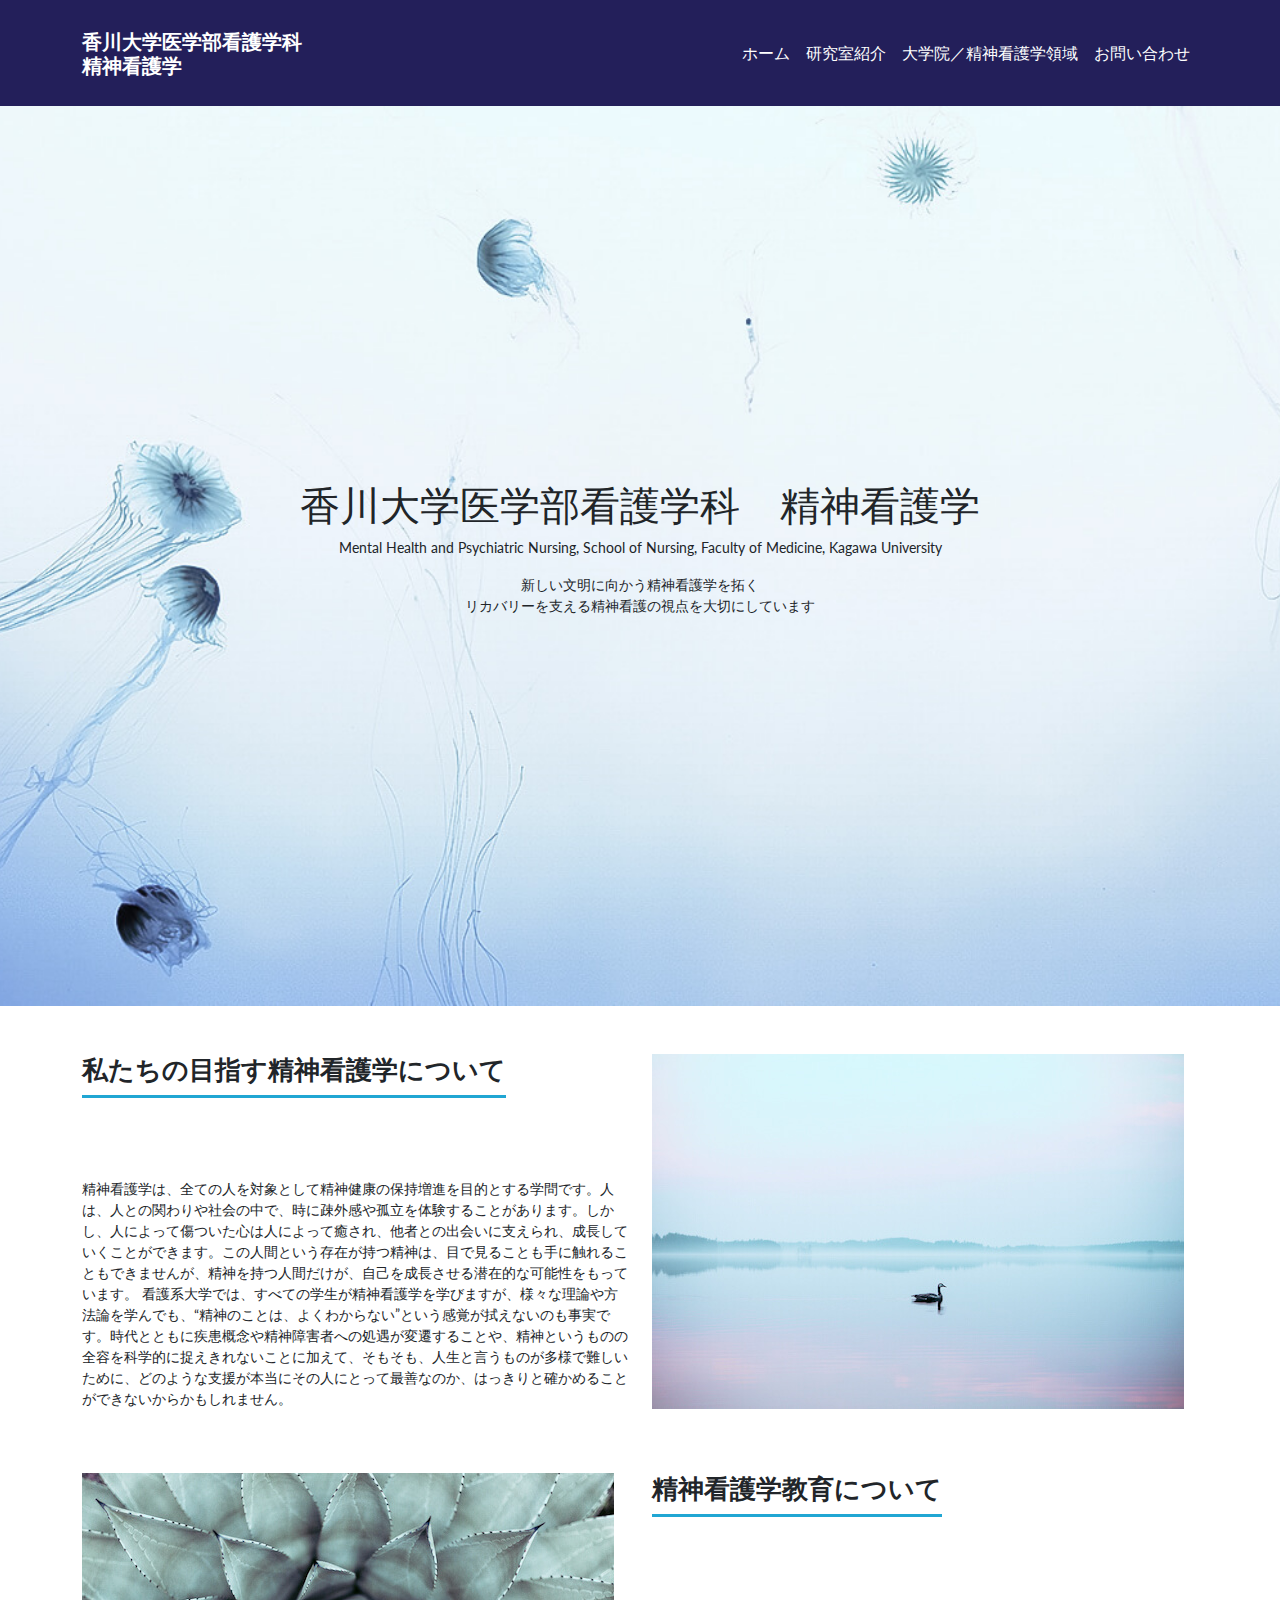
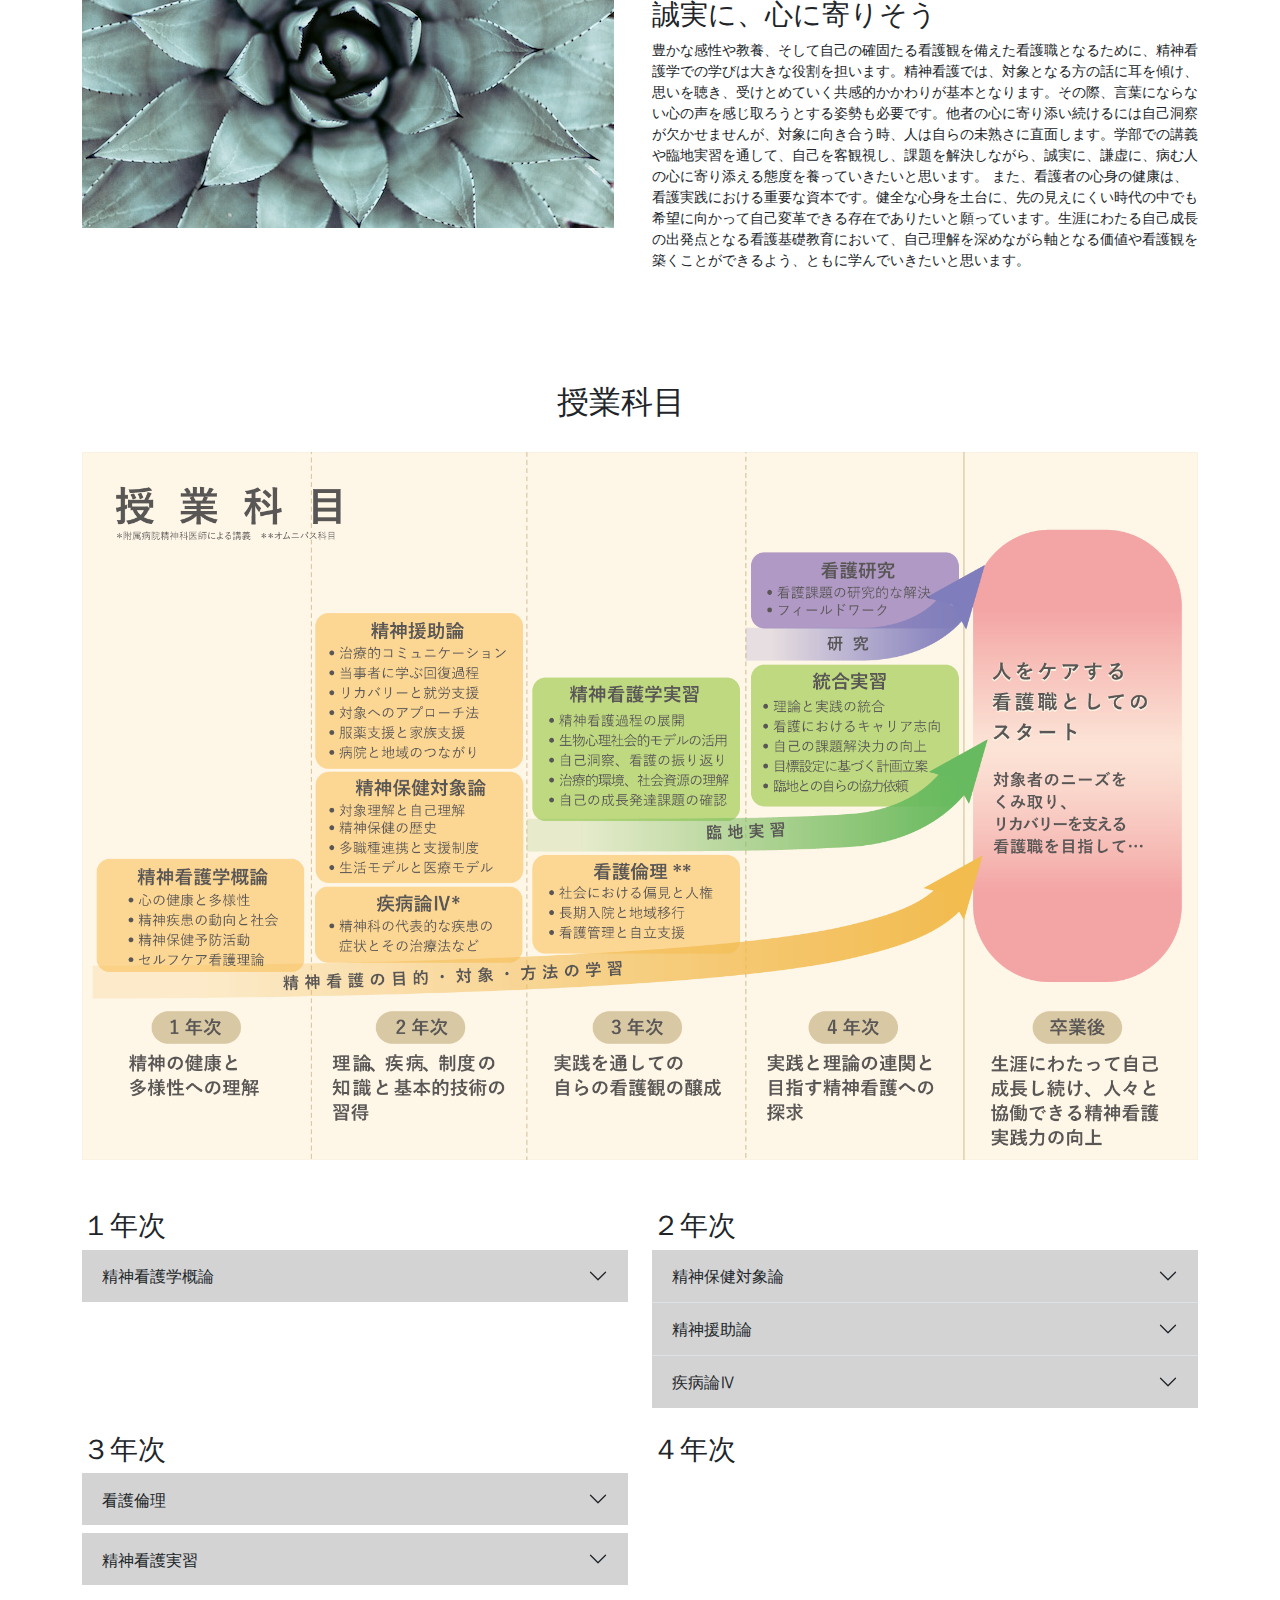
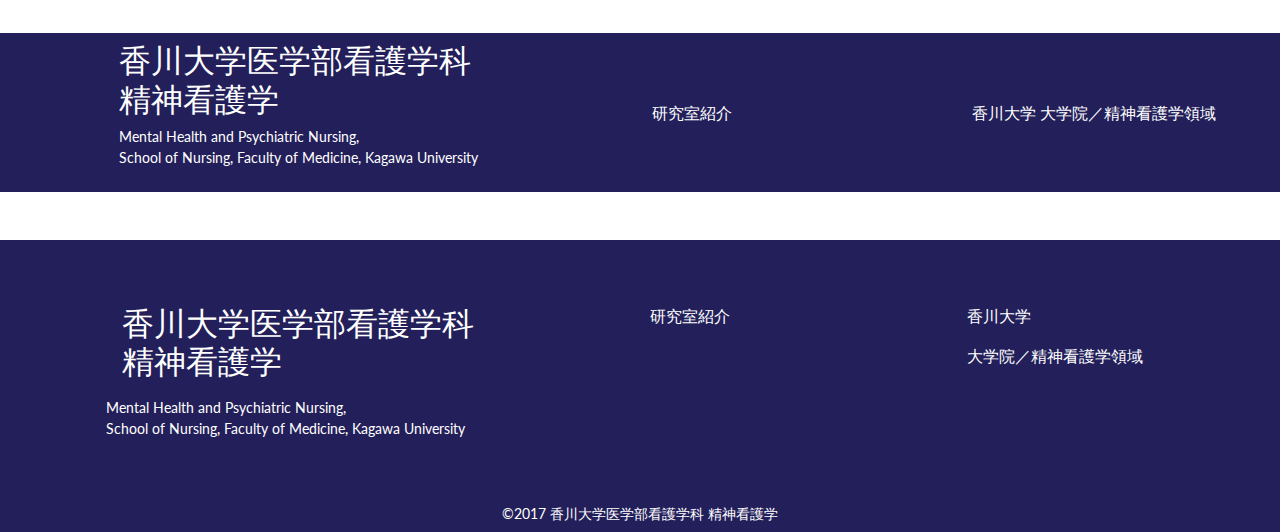
<file: index.html>
<!doctype html>
<html lang="ja">
  <head>
    <meta charset="utf-8">
    <meta name="viewport" content="width=device-width, initial-scale=1">
    <title>香川大学医学部看護学科 精神看護学</title>
    <link href="css/bootstrap.min.css" rel="stylesheet">
    <link rel="stylesheet" href="css/style.css">
  </head>
  <body>
    <header>
      <nav class="navbar navbar-expand-lg navbar-light py-3">
        <div class="container">
          <a class="navbar-brand" href="#"><h2 class="brand-title text-white pt-2">香川大学医学部看護学科<br>精神看護学</h2></a>
          <button class="navbar-toggler" type="button" data-bs-toggle="collapse" data-bs-target="#navbarNavDropdown" aria-controls="navbarNavDropdown" aria-expanded="false" aria-label="Toggle navigation">
            <span class="navbar-toggler-icon"></span>
          </button>
          <div class="collapse navbar-collapse" id="navbarNavDropdown">
            <ul class="navbar-nav ms-auto">
              <li class="nav-item">
                <a class="nav-link active" aria-current="page" href="#">ホーム</a>
              </li>
              <li class="nav-item">
                <a class="nav-link" href="#">研究室紹介</a>
              </li>
              <li class="nav-item">
                <a class="nav-link" href="#">大学院／精神看護学領域</a>
              </li>
              <li class="nav-item">
                <a class="nav-link" href="#">お問い合わせ</a>
              </li>
            </ul>
          </div>
        </div>
      </nav>
    <main>
      <!-- main section -->
      <div class="main vh-100 d-flex align-items-center" id="home">
        <div class="container">
          <div class="row">
            <div class="col-lg-8 mx-auto text-center">
              <h1>香川大学医学部看護学科　精神看護学</h1>
              <p>Mental Health and Psychiatric Nursing, School of Nursing, Faculty of Medicine, Kagawa University</p>
              <p>新しい文明に向かう精神看護学を拓く<br>
                リカバリーを支える精神看護の視点を大切にしています
              </p>
            </div>
          </div>
        </div>
      </div>
      <section id="about">
        <div class="container pt-5">
          <div class="row">
            <div class="col-md-6">
                <h2 class="ttl_blueline">私たちの目指す精神看護学について</h2>
                <p>精神看護学は、全ての人を対象として精神健康の保持増進を目的とする学問です。人は、人との関わりや社会の中で、時に疎外感や孤立を体験することがあります。しかし、人によって傷ついた心は人によって癒され、他者との出会いに支えられ、成長していくことができます。この人間という存在が持つ精神は、目で見ることも手に触れることもできませんが、精神を持つ人間だけが、自己を成長させる潜在的な可能性をもっています。

                  看護系大学では、すべての学生が精神看護学を学びますが、様々な理論や方法論を学んでも、“精神のことは、よくわからない”という感覚が拭えないのも事実です。時代とともに疾患概念や精神障害者への処遇が変遷することや、精神というものの全容を科学的に捉えきれないことに加えて、そもそも、人生と言うものが多様で難しいために、どのような支援が本当にその人にとって最善なのか、はっきりと確かめることができないからかもしれません。</p>
            </div>
            <div class="col-md-6">
              <img src="./img/main/top2.jpg" class="img-fluid" alt="">
            </div>
          </div>
        </div>
        <div class="container pt-5 pb-5">
          <div class="row">
            <div class="col-md-6">
              <img src="./img/main/top3.jpg" class="img-fluid" alt="">
            </div>
            <div class="col-md-6">
                <h2 class="ttl_blueline">精神看護学教育について</h2>
                <h3>誠実に、心に寄りそう</h3>
                <p>豊かな感性や教養、そして自己の確固たる看護観を備えた看護職となるために、精神看護学での学びは大きな役割を担います。精神看護では、対象となる方の話に耳を傾け、思いを聴き、受けとめていく共感的かかわりが基本となります。その際、言葉にならない心の声を感じ取ろうとする姿勢も必要です。他者の心に寄り添い続けるには自己洞察が欠かせませんが、対象に向き合う時、人は自らの未熟さに直面します。学部での講義や臨地実習を通して、自己を客観視し、課題を解決しながら、誠実に、謙虚に、病む人の心に寄り添える態度を養っていきたいと思います。

                  また、看護者の心身の健康は、看護実践における重要な資本です。健全な心身を土台に、先の見えにくい時代の中でも希望に向かって自己変革できる存在でありたいと願っています。生涯にわたる自己成長の出発点となる看護基礎教育において、自己理解を深めながら軸となる価値や看護観を築くことができるよう、ともに学んでいきたいと思います。</p>
            </div>
          </div>
        </div>
      </section>
      <section id="curriculum">
        <div class="container pt-5">
          <div class="row justify-content-center">
            <div class="col-2 sec-title">
              <h2>授業科目</h2>
            </div>
            <div class="col-12 px-auto pt-4">
              <img src="./img/img-subject-02.png" class="img-fluid" alt="">
            </div>
          </div>
        </div>
        <div class="container pt-5">
          <div class="row">
            <div class="col-md-6">
              <h3>１年次</h3>
              <div class="accordion accordion-flush" id="accordionFlushExample">
                <div class="accordion-item">
                  <h4 class="accordion-header">
                    <button class="accordion-button collapsed" type="button" data-bs-toggle="collapse" data-bs-target="#flush-collapseOne" aria-expanded="false" aria-controls="flush-collapseOne">
                      精神看護学概論
                    </button>
                  </h4>
                  <div id="flush-collapseOne" class="accordion-collapse collapse" data-bs-parent="#accordionFlushExample">
                    <div class="accordion-body">Placeholder content for this accordion, which is intended to demonstrate the <code>.accordion-flush</code> class. This is the first item's accordion body.</div>
                  </div>
                </div>
              </div>
            </div>

            <div class="col-md-6">
              <h3>２年次</h3>
              <div class="accordion accordion-flush" id="accordionFlushExample">
                <div class="accordion-item">
                  <h2 class="accordion-header">
                    <button class="accordion-button collapsed" type="button" data-bs-toggle="collapse" data-bs-target="#flush-collapseOne" aria-expanded="false" aria-controls="flush-collapseOne">
                      精神保健対象論
                    </button>
                  </h2>
                  <div id="flush-collapseOne" class="accordion-collapse collapse" data-bs-parent="#accordionFlushExample">
                    <div class="accordion-body">Placeholder content for this accordion, which is intended to demonstrate the <code>.accordion-flush</code> class. This is the first item's accordion body.</div>
                  </div>
                </div>
                <div class="accordion-item">
                  <h2 class="accordion-header">
                    <button class="accordion-button collapsed" type="button" data-bs-toggle="collapse" data-bs-target="#flush-collapseTwo" aria-expanded="false" aria-controls="flush-collapseTwo">
                      精神援助論
                    </button>
                  </h2>
                  <div id="flush-collapseTwo" class="accordion-collapse collapse" data-bs-parent="#accordionFlushExample">
                    <div class="accordion-body">Placeholder content for this accordion, which is intended to demonstrate the <code>.accordion-flush</code> class. This is the second item's accordion body. Let's imagine this being filled with some actual content.</div>
                  </div>
                </div>
                <div class="accordion-item">
                  <h2 class="accordion-header">
                    <button class="accordion-button collapsed" type="button" data-bs-toggle="collapse" data-bs-target="#flush-collapseThree" aria-expanded="false" aria-controls="flush-collapseThree">
                      疾病論Ⅳ
                    </button>
                  </h2>
                  <div id="flush-collapseThree" class="accordion-collapse collapse" data-bs-parent="#accordionFlushExample">
                    <div class="accordion-body">Placeholder content for this accordion, which is intended to demonstrate the <code>.accordion-flush</code> class. This is the third item's accordion body. Nothing more exciting happening here in terms of content, but just filling up the space to make it look, at least at first glance, a bit more representative of how this would look in a real-world application.</div>
                  </div>
                </div>
              </div>
            </div>
            <div class="col-md-6 mt-4">
              <h3>３年次</h3>
              <div class="accordion accordion-flush" id="accordionFlushExample">
                <div class="accordion-item">
                  <h4 class="accordion-header">
                    <button class="accordion-button collapsed" type="button" data-bs-toggle="collapse" data-bs-target="#flush-collapseOne" aria-expanded="false" aria-controls="flush-collapseOne">
                      看護倫理
                    </button>
                  </h4>
                  <div id="flush-collapseOne" class="accordion-collapse collapse" data-bs-parent="#accordionFlushExample">
                    <div class="accordion-body">Placeholder content for this accordion, which is intended to demonstrate the <code>.accordion-flush</code> class. This is the first item's accordion body.</div>
                  </div>
                </div>
              </div>
              <div class="accordion accordion-flush mt-2" id="accordionFlushExample">
                <div class="accordion-item">
                  <h4 class="accordion-header">
                    <button class="accordion-button collapsed" type="button" data-bs-toggle="collapse" data-bs-target="#flush-collapseOne" aria-expanded="false" aria-controls="flush-collapseOne">
                      精神看護実習
                    </button>
                  </h4>
                  <div id="flush-collapseOne" class="accordion-collapse collapse" data-bs-parent="#accordionFlushExample">
                    <div class="accordion-body">Placeholder content for this accordion, which is intended to demonstrate the <code>.accordion-flush</code> class. This is the first item's accordion body.</div>
                  </div>
                </div>
              </div>
            </div>
            <div class="col-md-6 mt-4">
              <h3>４年次</h3>
              
            </div>
          </div>
        </div>
        
      </section>

    
    </main>

    <footer class="container-fluid mt-5 bg-primary">
      <div class="row navbar">
        <div class="col-5 ms-auto">
            <a class="text-white" href="#">
              <h2>香川大学医学部看護学科<br>精神看護学</h2></a>
              <p class="text-white">Mental Health and Psychiatric Nursing,<br>
                School of Nursing, Faculty of Medicine, Kagawa University</p>
        </div>
        <div class="col-3">
          <a class="text-white" href="#">研究室紹介</a>
        </div>
        <div class="col-3">
          <a class="text-white" href="#">香川大学</a>
          <a class="text-white" href="#">大学院／精神看護学領域</a>
        </div>
      </div>
    </footer>

    <footer class="container-fluid mt-5">
      <div class="navbar row ">
        <div class="nav justify-content-center py-5">
          <div class="nav-item col-md-5 ms-auto">
              <a class="nav-link link-secondary" href="#">
                <h2>香川大学医学部看護学科<br>精神看護学</h2></a>
                <p class="text-white">Mental Health and Psychiatric Nursing,<br>
                  School of Nursing, Faculty of Medicine, Kagawa University</p>
          </div>
          <div class="nav-item col-md-3">
              <a class="nav-link link-secondary" href="#">研究室紹介</a>
          </div>
          <div class="nav-item col-md-3">
              <a class="nav-link link-secondary" href="#">香川大学</a>
              <a class="nav-link link-secondary" href="#">大学院／精神看護学領域</a>
          </div>
        </div>
        <small class="text-white text-center">&copy;2017 香川大学医学部看護学科 精神看護学</small>
      </div>
    </footer>
    
    <script src="js/bootstrap.min.js"></script>
</html>
</file>
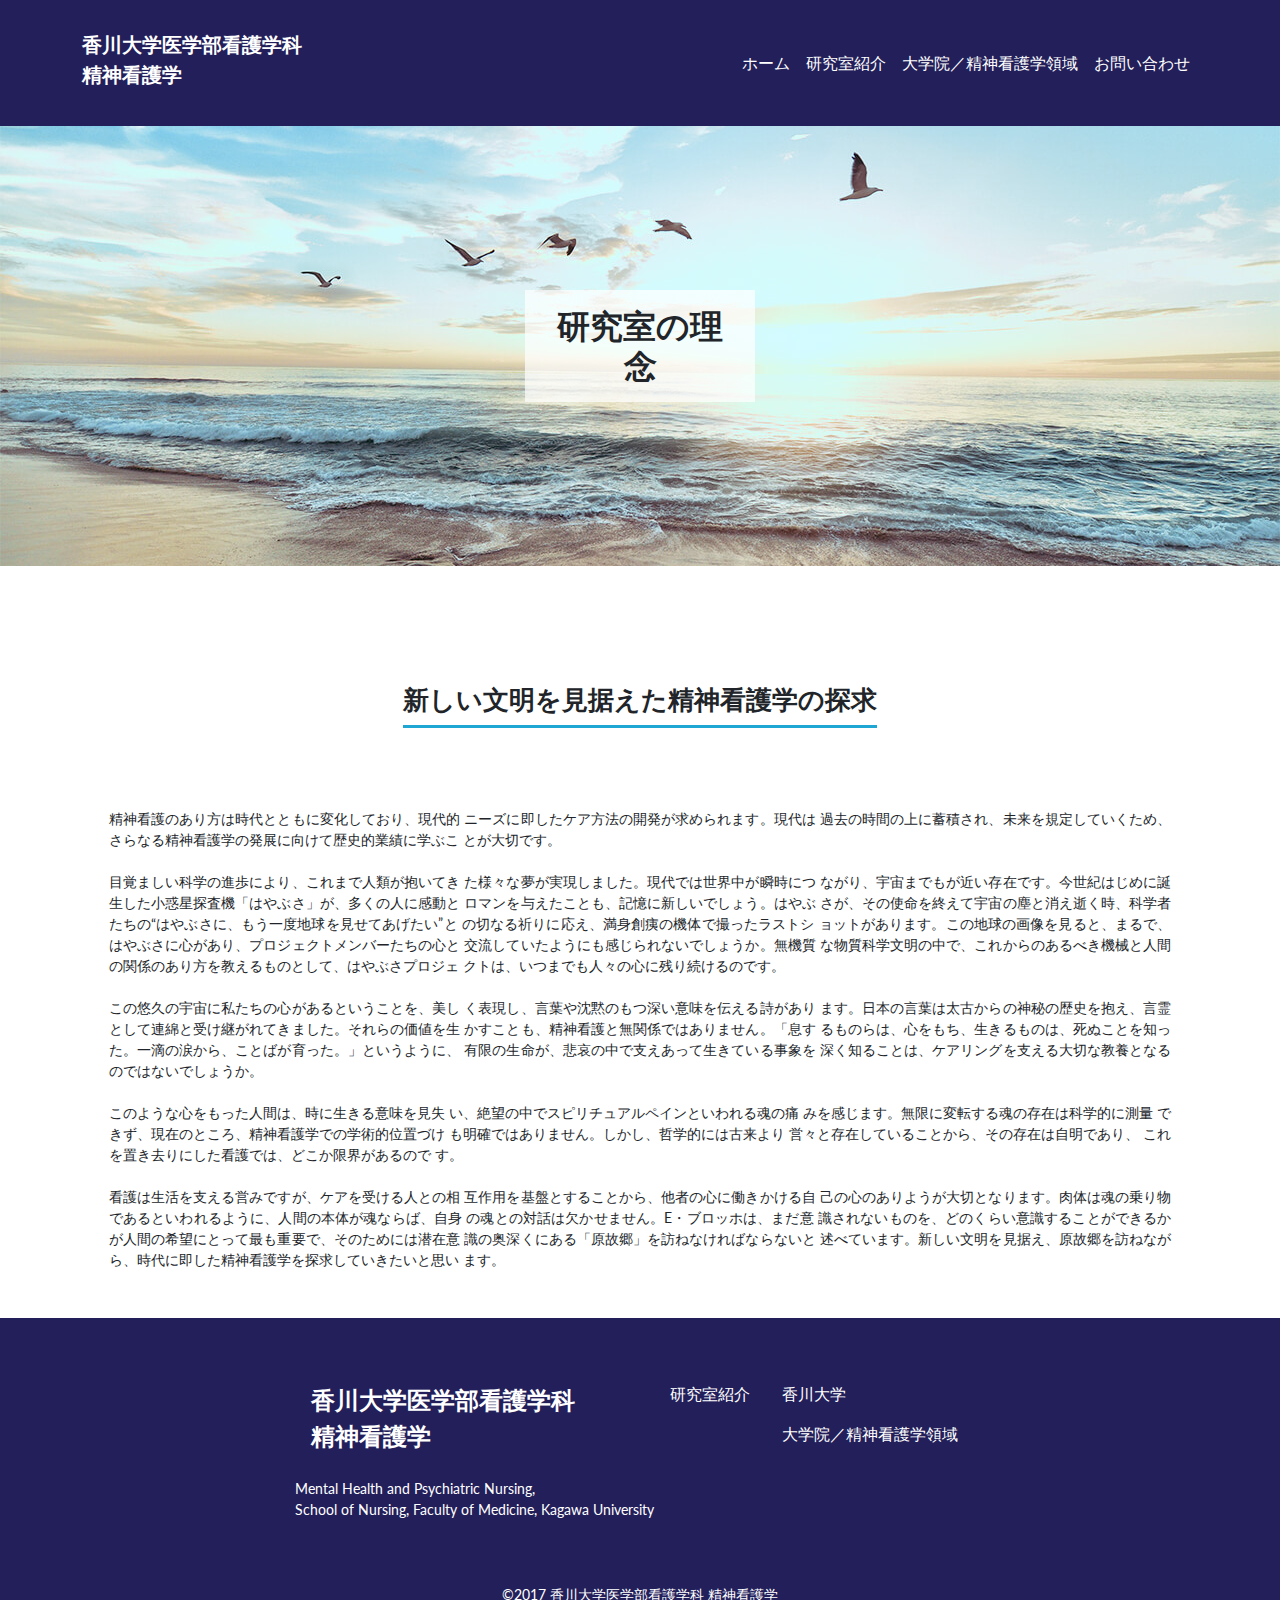
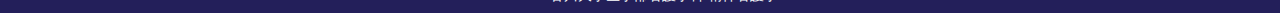
<file: laboratory-philosophy.html>
<!doctype html>
<html lang="ja">
  <head>
    <meta charset="utf-8">
    <meta name="viewport" content="width=device-width, initial-scale=1">
    <title>香川大学医学部看護学科 精神看護学</title>
    <link href="css/bootstrap.min.css" rel="stylesheet">
    <link rel="stylesheet" href="css/style.css">
  </head>
  <body>
    <header>
      <nav class="navbar navbar-expand-lg navbar-light py-3">
        <div class="container">
          <a class="navbar-brand" href="#"><p class="brand-title text-white pt-2">香川大学医学部看護学科<br>精神看護学</p></a>
          <button class="navbar-toggler" type="button" data-bs-toggle="collapse" data-bs-target="#navbarNavDropdown" aria-controls="navbarNavDropdown" aria-expanded="false" aria-label="Toggle navigation">
            <span class="navbar-toggler-icon"></span>
          </button>
          <div class="collapse navbar-collapse" id="navbarNavDropdown">
            <ul class="navbar-nav ms-auto">
              <li class="nav-item">
                <a class="nav-link active" aria-current="page" href="#">ホーム</a>
              </li>
              <li class="nav-item">
                <a class="nav-link" href="#">研究室紹介</a>
              </li>
              <li class="nav-item">
                <a class="nav-link" href="#">大学院／精神看護学領域</a>
              </li>
              <li class="nav-item">
                <a class="nav-link" href="#">お問い合わせ</a>
              </li>
            </ul>
          </div>
        </div>
      </nav>
    </header>
    <main>
      <!-- main section -->
        <div class="main-philosophy d-flex align-items-center" id="home">
          <div class=" main-ttl col-lg-8 mx-auto text-center">
            <h1 class="site_header">研究室の理念</h1>
          </div>
        </div>
      <div class="sec_wrap">
        <section>
          <div>
            <div class="subttl text-center justify-content-center">
              <h2 class="ttl_blueline">新しい文明を見据えた精神看護学の探求</h2>
            </div>
            <p class="p_txt">精神看護のあり方は時代とともに変化しており、現代的
              ニーズに即したケア方法の開発が求められます。現代は
              過去の時間の上に蓄積され、未来を規定していくため、
              さらなる精神看護学の発展に向けて歴史的業績に学ぶこ
              とが大切です。<br><br>
              目覚ましい科学の進歩により、これまで人類が抱いてき
              た様々な夢が実現しました。現代では世界中が瞬時につ
              ながり、宇宙までもが近い存在です。今世紀はじめに誕
              生した小惑星探査機「はやぶさ」が、多くの人に感動と
              ロマンを与えたことも、記憶に新しいでしょう。はやぶ
              さが、その使命を終えて宇宙の塵と消え逝く時、科学者
              たちの“はやぶさに、もう一度地球を見せてあげたい”と
              の切なる祈りに応え、満身創痍の機体で撮ったラストシ
              ョットがあります。この地球の画像を見ると、まるで、
              はやぶさに心があり、プロジェクトメンバーたちの心と
              交流していたようにも感じられないでしょうか。無機質
              な物質科学文明の中で、これからのあるべき機械と人間
              の関係のあり方を教えるものとして、はやぶさプロジェ
              クトは、いつまでも人々の心に残り続けるのです。<br><br>
              この悠久の宇宙に私たちの心があるということを、美し
              く表現し、言葉や沈黙のもつ深い意味を伝える詩があり
              ます。日本の言葉は太古からの神秘の歴史を抱え、言霊
              として連綿と受け継がれてきました。それらの価値を生
              かすことも、精神看護と無関係ではありません。「息す
              るものらは、心をもち、生きるものは、死ぬことを知っ
              た。一滴の涙から、ことばが育った。」というように、
              有限の生命が、悲哀の中で支えあって生きている事象を
              深く知ることは、ケアリングを支える大切な教養となる
              のではないでしょうか。<br><br>
              このような心をもった人間は、時に生きる意味を見失
              い、絶望の中でスピリチュアルペインといわれる魂の痛
              みを感じます。無限に変転する魂の存在は科学的に測量
              できず、現在のところ、精神看護学での学術的位置づけ
              も明確ではありません。しかし、哲学的には古来より
              営々と存在していることから、その存在は自明であり、
              これを置き去りにした看護では、どこか限界があるので
              す。<br><br>
              看護は生活を支える営みですが、ケアを受ける人との相
              互作用を基盤とすることから、他者の心に働きかける自
              己の心のありようが大切となります。肉体は魂の乗り物
              であるといわれるように、人間の本体が魂ならば、自身
              の魂との対話は欠かせません。E・ブロッホは、まだ意
              識されないものを、どのくらい意識することができるか
              が人間の希望にとって最も重要で、そのためには潜在意
              識の奥深くにある「原故郷」を訪ねなければならないと
              述べています。新しい文明を見据え、原故郷を訪ねなが
              ら、時代に即した精神看護学を探求していきたいと思い
              ます。</p>
          </div>
        </section>
      </div>

    
    </main>

    <footer class="container-fluid mt-5">
      <div class="navbar row ">
        <div class="nav justify-content-center py-5">
          <div class="nav-item">
              <a class="nav-link link-secondary" href="#">
                <p class="footer_logo">香川大学医学部看護学科<br>精神看護学</p></a>
                <p class="text-white">Mental Health and Psychiatric Nursing,<br>
                  School of Nursing, Faculty of Medicine, Kagawa University</p>
          </div>
          <div class="nav-item">
              <a class="nav-link link-secondary" href="#">研究室紹介</a>
          </div>
          <div class="nav-item">
              <a class="nav-link link-secondary" href="#">香川大学</a>
              <a class="nav-link link-secondary" href="#">大学院／精神看護学領域</a>
          </div>
        </div>
        <small class="text-white text-center">&copy;2017 香川大学医学部看護学科 精神看護学</small>
      </div>
    </footer>
  </body>
    
    <script src="js/bootstrap.min.js"></script>
</html>
</file>
<file: css/style.css>
@import url('https://fonts.googleapis.com/css2?family=DM+Serif+Display&family=Lato:wght@400;700&display=swap');
@import url('https://fonts.googleapis.com/css2?family=DM+Serif+Display&family=Lato:wght@400;700&family=Noto+Sans+JP&display=swap');

body{
    font-family: 'DM Serif Display', serif;
    font-family: 'Lato', sans-serif;
}

a{
    text-decoration: none;
}
/* テキストタグ関係 */
h1.site_header{
    font-size: 33px;
    font-weight: bold;
    margin-bottom: initial;
    @media screen and (max-width: 390px) {
        font-size: 20px;
    }
}

h2.ttl_blueline{
    font-size: 26px;
    font-weight: bold;
    display: inline-block;
    border-bottom: solid 3px #20A6D3;
    padding-bottom: 10px;
    margin-bottom: 80px;

    @media screen and (max-width: 390px) {
        font-size: 20px;
        margin-bottom: 32px;
    }
    
}

h2.h2_small{
    font-size: 24px;
    font-weight: bold;
    
}

h3.sub_ttl{
    font-size: 26px;
    font-weight: bold;
}

p{
    font-size: 14px;
}

p.p_topmv{
    font-size: 20px;
}

p.p_txt{
    text-align: justify;
    text-justify: inter-ideograph;
}

p.p_bd{
    font-weight: bold;
}

p.acces_txt-bd{
    font-size: 16px;
    font-weight: bold;
}

p.acces_txt{
    font-size: 16px;
}

copyright{
    font-size: 10px;
}

.footer_logo{
    font-size: 24px;
    font-weight:bold;
    @media screen and (max-width: 390px) {
        font-size: 20px;
    }
}
/* テキスト関係ここまで */

/* header */
.navbar {
    background-color: #231F5A;
}

.nav-link {
    color: #fff !important;
    font-size: 16px;
}

.navbar-toggler {
    border-color: #fff;
}

.navbar-toggler-icon {
    background-image: url("data:image/svg+xml;charset=utf8,%3Csvg viewBox='0 0 32 32' xmlns='http://www.w3.org/2000/svg'%3E%3Cpath stroke='rgba(255,255,255,1)' stroke-width='2' stroke-linecap='round' stroke-miterlimit='10' d='M4 8h24M4 16h24M4 24h24'/%3E%3C/svg%3E");
}

.brand-title {
    font-size: 20px;
    font-weight: 700;
}
/* TOPページmain */
.main{
    background-image: url("../img/top1.jpg");
    background-position: center;
    background-size: cover;
}

.accordion-button {
    background-color: lightgray;
}

/* 武井追加ここから */
.sec_wrap{
    max-width: 83%;
    margin: 0 auto 48px auto;
    @media screen and (max-width: 390px) {
        width: 93%;
    }
}
/* 下層ページのメインビジュアル */
.main-philosophy {
    background-image: url("../img/main/philosophy3.jpg");
    background-position: center;
    background-size: cover;
    height: 440px;
    width: 100%;
    margin-bottom: 118px;
    @media screen and (max-width: 390px) {
        height: 260px;
        margin-bottom: 48px;
    }
}

.main-ttl{
    width: 230px;
    padding: 16px;
    background-color:rgba(255,255,255,0.7);
    @media screen and (max-width: 390px) {
        width: 140px;
        padding: 10px;
    }
}
</file>
